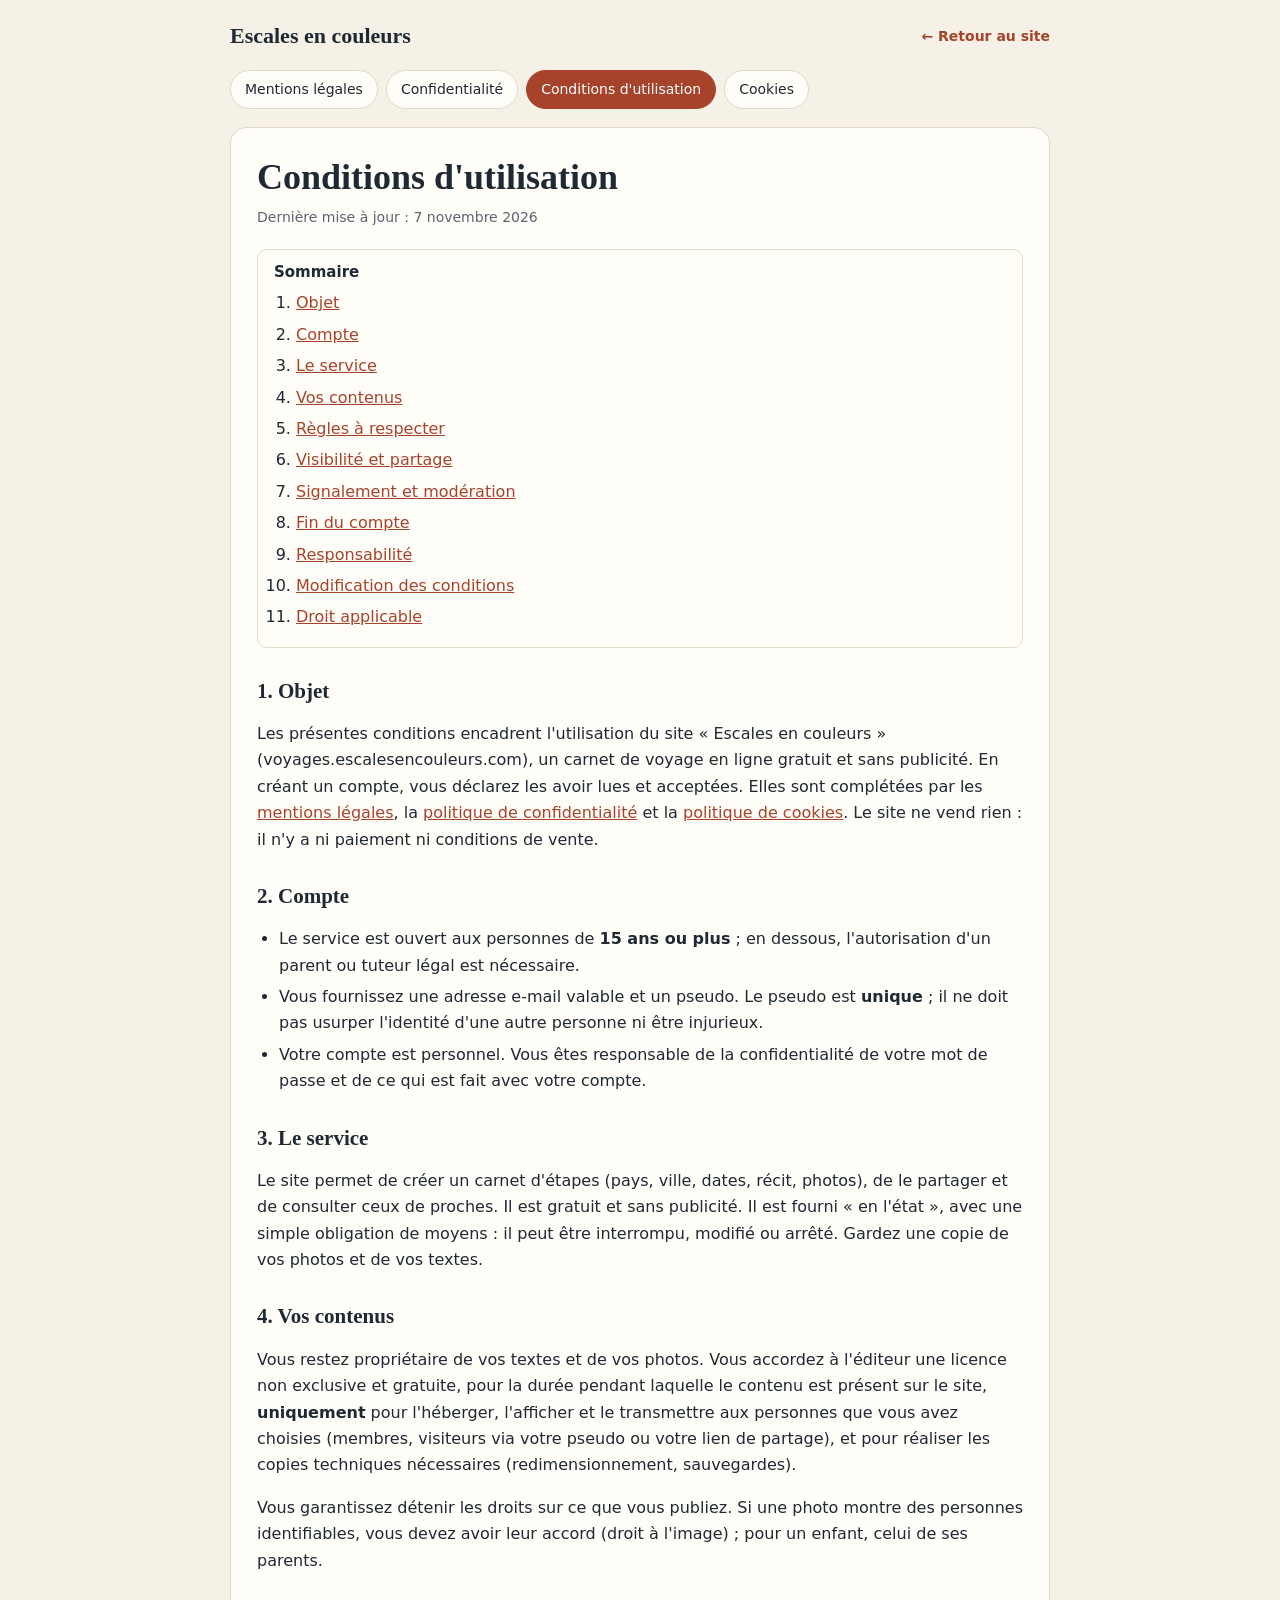
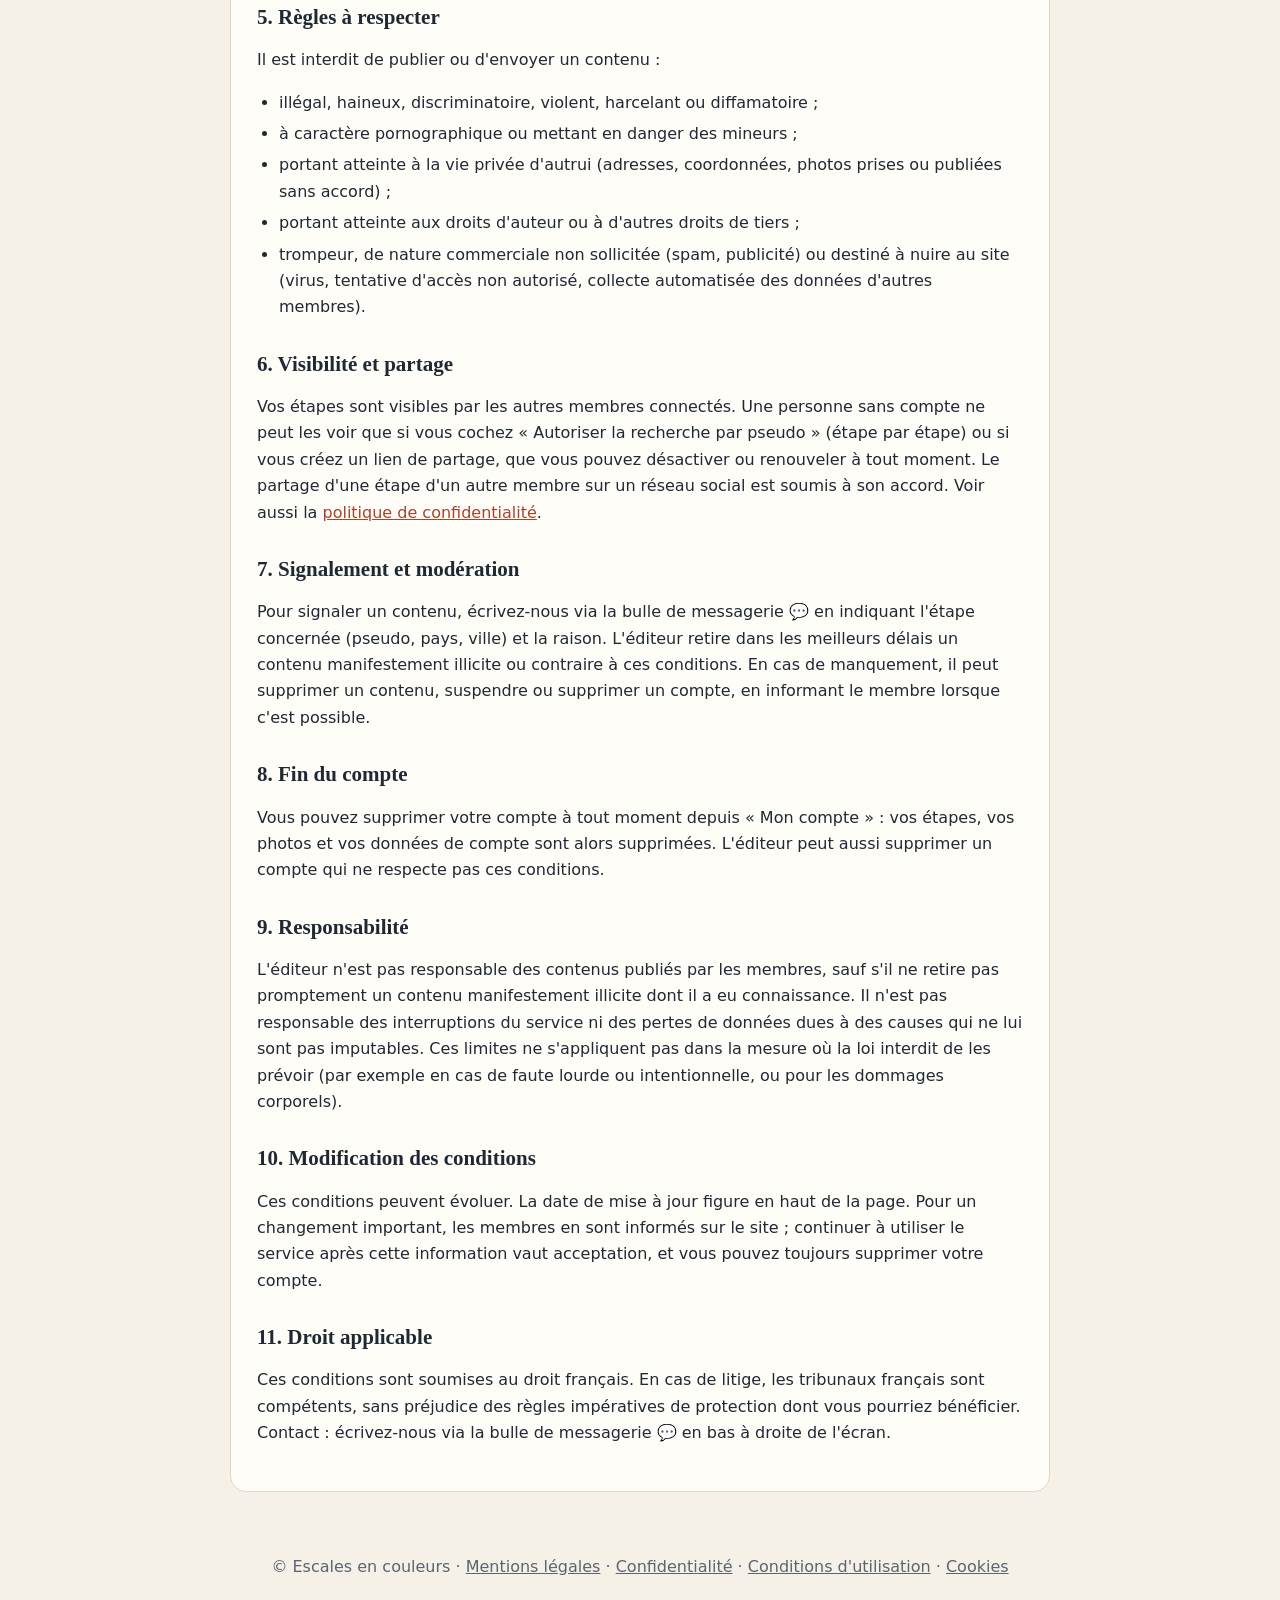
<file: conditions.html>
<!DOCTYPE html>
<html lang="fr">
<head>
<meta charset="utf-8">
<meta name="viewport" content="width=device-width, initial-scale=1">
<title>Conditions d'utilisation — Escales en couleurs</title>
<meta name="description" content="Conditions d&#x27;utilisation du carnet de voyage en ligne Escales en couleurs : compte, contenus, règles, signalement.">
<meta name="robots" content="index, follow">
<link rel="icon" href="data:,">
<style>
:root{--bg:#f6f1e7;--card:#fffdf8;--ink:#1f2933;--soft:#5b6470;--line:#e1d8c6;--accent:#a8432b}
@media (prefers-color-scheme:dark){:root{--bg:#161d23;--card:#1e262d;--ink:#eee7d8;--soft:#aab2bb;--line:#33404a;--accent:#e58a72}}
*{box-sizing:border-box}
body{margin:0;background:var(--bg);color:var(--ink);font-family:system-ui,-apple-system,"Segoe UI",Roboto,Helvetica,Arial,sans-serif;line-height:1.65}
.top{display:flex;justify-content:space-between;align-items:center;gap:12px;flex-wrap:wrap;max-width:860px;margin:0 auto;padding:18px 20px 10px}
.brand{font-family:Georgia,"Times New Roman",serif;font-weight:bold;font-size:22px;color:var(--ink);text-decoration:none}
.back{color:var(--accent);text-decoration:none;font-size:14px;font-weight:600}
.docnav{max-width:860px;margin:0 auto;padding:6px 20px 12px;display:flex;flex-wrap:wrap;gap:8px}
.docnav a{padding:7px 14px;border:1px solid var(--line);border-radius:999px;color:var(--ink);text-decoration:none;font-size:14px;background:var(--card)}
.docnav a[aria-current="page"]{background:var(--accent);border-color:var(--accent);color:#fff}
main{max-width:860px;margin:0 auto;padding:6px 20px 36px}
article{background:var(--card);border:1px solid var(--line);border-radius:16px;padding:28px 26px}
h1{font-family:Georgia,"Times New Roman",serif;font-size:clamp(26px,5vw,36px);margin:0 0 6px;line-height:1.2}
.updated{color:var(--soft);font-size:14px;margin:0 0 20px}
h2{font-family:Georgia,"Times New Roman",serif;font-size:21px;margin:30px 0 8px;line-height:1.3}
h3{font-size:16px;margin:18px 0 4px}
p,li{font-size:16px} ul,ol{padding-left:22px} li{margin:5px 0}
a{color:var(--accent)}
.toc{border:1px solid var(--line);border-radius:10px;padding:10px 16px;margin:0 0 6px;font-size:15px}
.toc ol{margin:6px 0}
.tablewrap{overflow-x:auto;margin:12px 0}
table{border-collapse:collapse;width:100%;min-width:600px;font-size:14.5px}
th,td{border:1px solid var(--line);padding:9px 10px;text-align:left;vertical-align:top}
th{background:rgba(168,67,43,.09)}
code{background:rgba(127,127,127,.15);padding:1px 6px;border-radius:5px;font-size:14px}
.note{border-left:4px solid var(--accent);background:rgba(168,67,43,.08);padding:10px 14px;border-radius:0 8px 8px 0;margin:14px 0}
footer{max-width:860px;margin:0 auto;padding:10px 20px 40px;text-align:center;color:var(--soft);font-size:14px}
footer a{color:var(--soft)}
@media (max-width:600px){article{padding:20px 16px}}
</style>
</head>
<body>
<header class="top"><a class="brand" href="/">Escales en couleurs</a><a class="back" href="/">← Retour au site</a></header>
<nav class="docnav" aria-label="Informations légales"><a href="/mentions-legales">Mentions légales</a><a href="/confidentialite">Confidentialité</a><a href="/conditions" aria-current="page">Conditions d'utilisation</a><a href="/cookies">Cookies</a></nav>
<main>
<article>
<h1>Conditions d'utilisation</h1>
<p class="updated">Dernière mise à jour : 7 novembre 2026</p>

<div class="toc"><strong>Sommaire</strong><ol>
<li><a href="#objet">Objet</a></li><li><a href="#compte">Compte</a></li><li><a href="#service">Le service</a></li><li><a href="#contenus">Vos contenus</a></li>
<li><a href="#regles">Règles à respecter</a></li><li><a href="#visibilite">Visibilité et partage</a></li><li><a href="#signalement">Signalement et modération</a></li>
<li><a href="#fin">Fin du compte</a></li><li><a href="#responsabilite">Responsabilité</a></li><li><a href="#modifs">Modification des conditions</a></li><li><a href="#droit">Droit applicable</a></li></ol></div>
<h2 id="objet">1. Objet</h2>
<p>Les présentes conditions encadrent l'utilisation du site « Escales en couleurs » (voyages.escalesencouleurs.com), un carnet de voyage en ligne gratuit et sans publicité. En créant un compte, vous déclarez les avoir lues et acceptées. Elles sont complétées par les <a href="/mentions-legales">mentions légales</a>, la <a href="/confidentialite">politique de confidentialité</a> et la <a href="/cookies">politique de cookies</a>. Le site ne vend rien : il n'y a ni paiement ni conditions de vente.</p>
<h2 id="compte">2. Compte</h2>
<ul>
<li>Le service est ouvert aux personnes de <strong>15 ans ou plus</strong> ; en dessous, l'autorisation d'un parent ou tuteur légal est nécessaire.</li>
<li>Vous fournissez une adresse e-mail valable et un pseudo. Le pseudo est <strong>unique</strong> ; il ne doit pas usurper l'identité d'une autre personne ni être injurieux.</li>
<li>Votre compte est personnel. Vous êtes responsable de la confidentialité de votre mot de passe et de ce qui est fait avec votre compte.</li>
</ul>
<h2 id="service">3. Le service</h2>
<p>Le site permet de créer un carnet d'étapes (pays, ville, dates, récit, photos), de le partager et de consulter ceux de proches. Il est gratuit et sans publicité. Il est fourni « en l'état », avec une simple obligation de moyens : il peut être interrompu, modifié ou arrêté. Gardez une copie de vos photos et de vos textes.</p>
<h2 id="contenus">4. Vos contenus</h2>
<p>Vous restez propriétaire de vos textes et de vos photos. Vous accordez à l'éditeur une licence non exclusive et gratuite, pour la durée pendant laquelle le contenu est présent sur le site, <strong>uniquement</strong> pour l'héberger, l'afficher et le transmettre aux personnes que vous avez choisies (membres, visiteurs via votre pseudo ou votre lien de partage), et pour réaliser les copies techniques nécessaires (redimensionnement, sauvegardes).</p>
<p>Vous garantissez détenir les droits sur ce que vous publiez. Si une photo montre des personnes identifiables, vous devez avoir leur accord (droit à l'image) ; pour un enfant, celui de ses parents.</p>
<h2 id="regles">5. Règles à respecter</h2>
<p>Il est interdit de publier ou d'envoyer un contenu :</p>
<ul>
<li>illégal, haineux, discriminatoire, violent, harcelant ou diffamatoire ;</li>
<li>à caractère pornographique ou mettant en danger des mineurs ;</li>
<li>portant atteinte à la vie privée d'autrui (adresses, coordonnées, photos prises ou publiées sans accord) ;</li>
<li>portant atteinte aux droits d'auteur ou à d'autres droits de tiers ;</li>
<li>trompeur, de nature commerciale non sollicitée (spam, publicité) ou destiné à nuire au site (virus, tentative d'accès non autorisé, collecte automatisée des données d'autres membres).</li>
</ul>
<h2 id="visibilite">6. Visibilité et partage</h2>
<p>Vos étapes sont visibles par les autres membres connectés. Une personne sans compte ne peut les voir que si vous cochez « Autoriser la recherche par pseudo » (étape par étape) ou si vous créez un lien de partage, que vous pouvez désactiver ou renouveler à tout moment. Le partage d'une étape d'un autre membre sur un réseau social est soumis à son accord. Voir aussi la <a href="/confidentialite#public">politique de confidentialité</a>.</p>
<h2 id="signalement">7. Signalement et modération</h2>
<p>Pour signaler un contenu, écrivez-nous via la bulle de messagerie 💬 en indiquant l'étape concernée (pseudo, pays, ville) et la raison. L'éditeur retire dans les meilleurs délais un contenu manifestement illicite ou contraire à ces conditions. En cas de manquement, il peut supprimer un contenu, suspendre ou supprimer un compte, en informant le membre lorsque c'est possible.</p>
<h2 id="fin">8. Fin du compte</h2>
<p>Vous pouvez supprimer votre compte à tout moment depuis « Mon compte » : vos étapes, vos photos et vos données de compte sont alors supprimées. L'éditeur peut aussi supprimer un compte qui ne respecte pas ces conditions.</p>
<h2 id="responsabilite">9. Responsabilité</h2>
<p>L'éditeur n'est pas responsable des contenus publiés par les membres, sauf s'il ne retire pas promptement un contenu manifestement illicite dont il a eu connaissance. Il n'est pas responsable des interruptions du service ni des pertes de données dues à des causes qui ne lui sont pas imputables. Ces limites ne s'appliquent pas dans la mesure où la loi interdit de les prévoir (par exemple en cas de faute lourde ou intentionnelle, ou pour les dommages corporels).</p>
<h2 id="modifs">10. Modification des conditions</h2>
<p>Ces conditions peuvent évoluer. La date de mise à jour figure en haut de la page. Pour un changement important, les membres en sont informés sur le site ; continuer à utiliser le service après cette information vaut acceptation, et vous pouvez toujours supprimer votre compte.</p>
<h2 id="droit">11. Droit applicable</h2>
<p>Ces conditions sont soumises au droit français. En cas de litige, les tribunaux français sont compétents, sans préjudice des règles impératives de protection dont vous pourriez bénéficier. Contact : écrivez-nous via la bulle de messagerie 💬 en bas à droite de l'écran.</p>

</article>
</main>
<footer><p>© Escales en couleurs · <a href="/mentions-legales">Mentions légales</a> · <a href="/confidentialite">Confidentialité</a> · <a href="/conditions">Conditions d'utilisation</a> · <a href="/cookies">Cookies</a></p></footer>
</body>
</html>
</file>
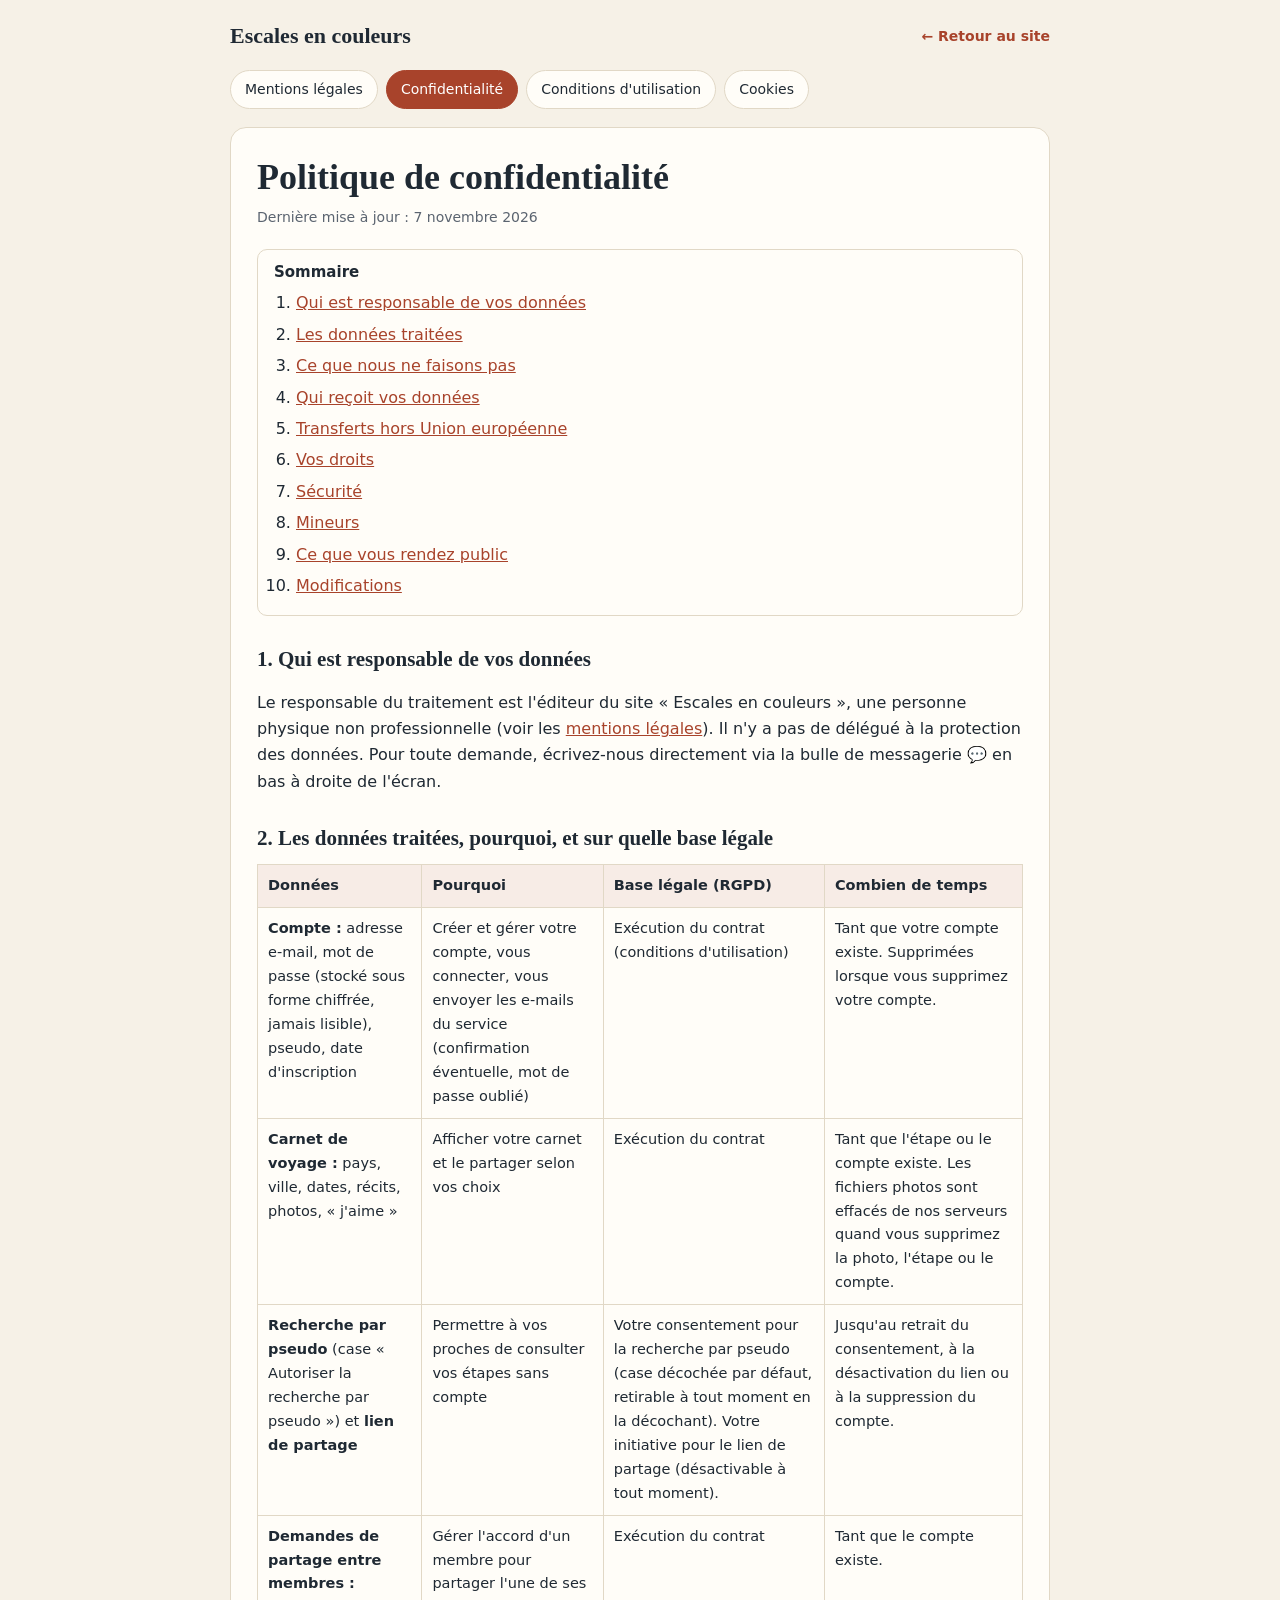
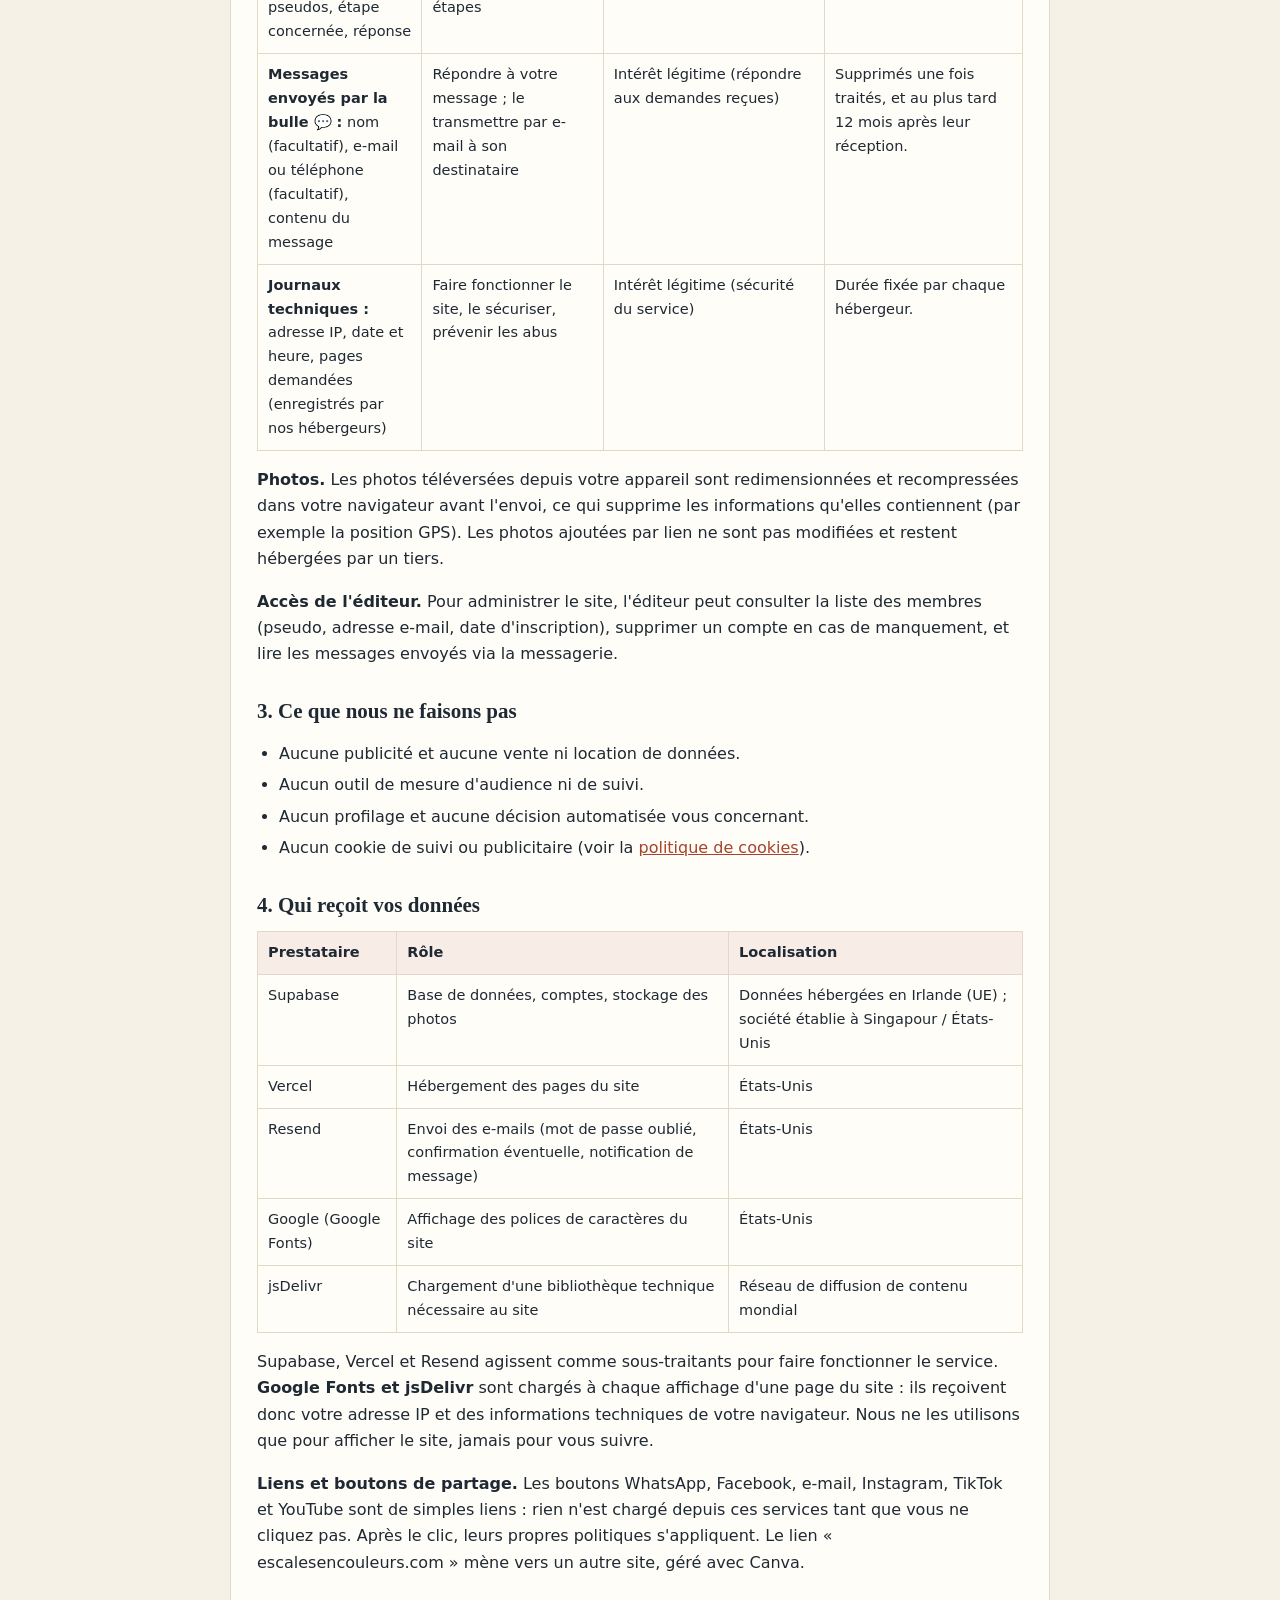
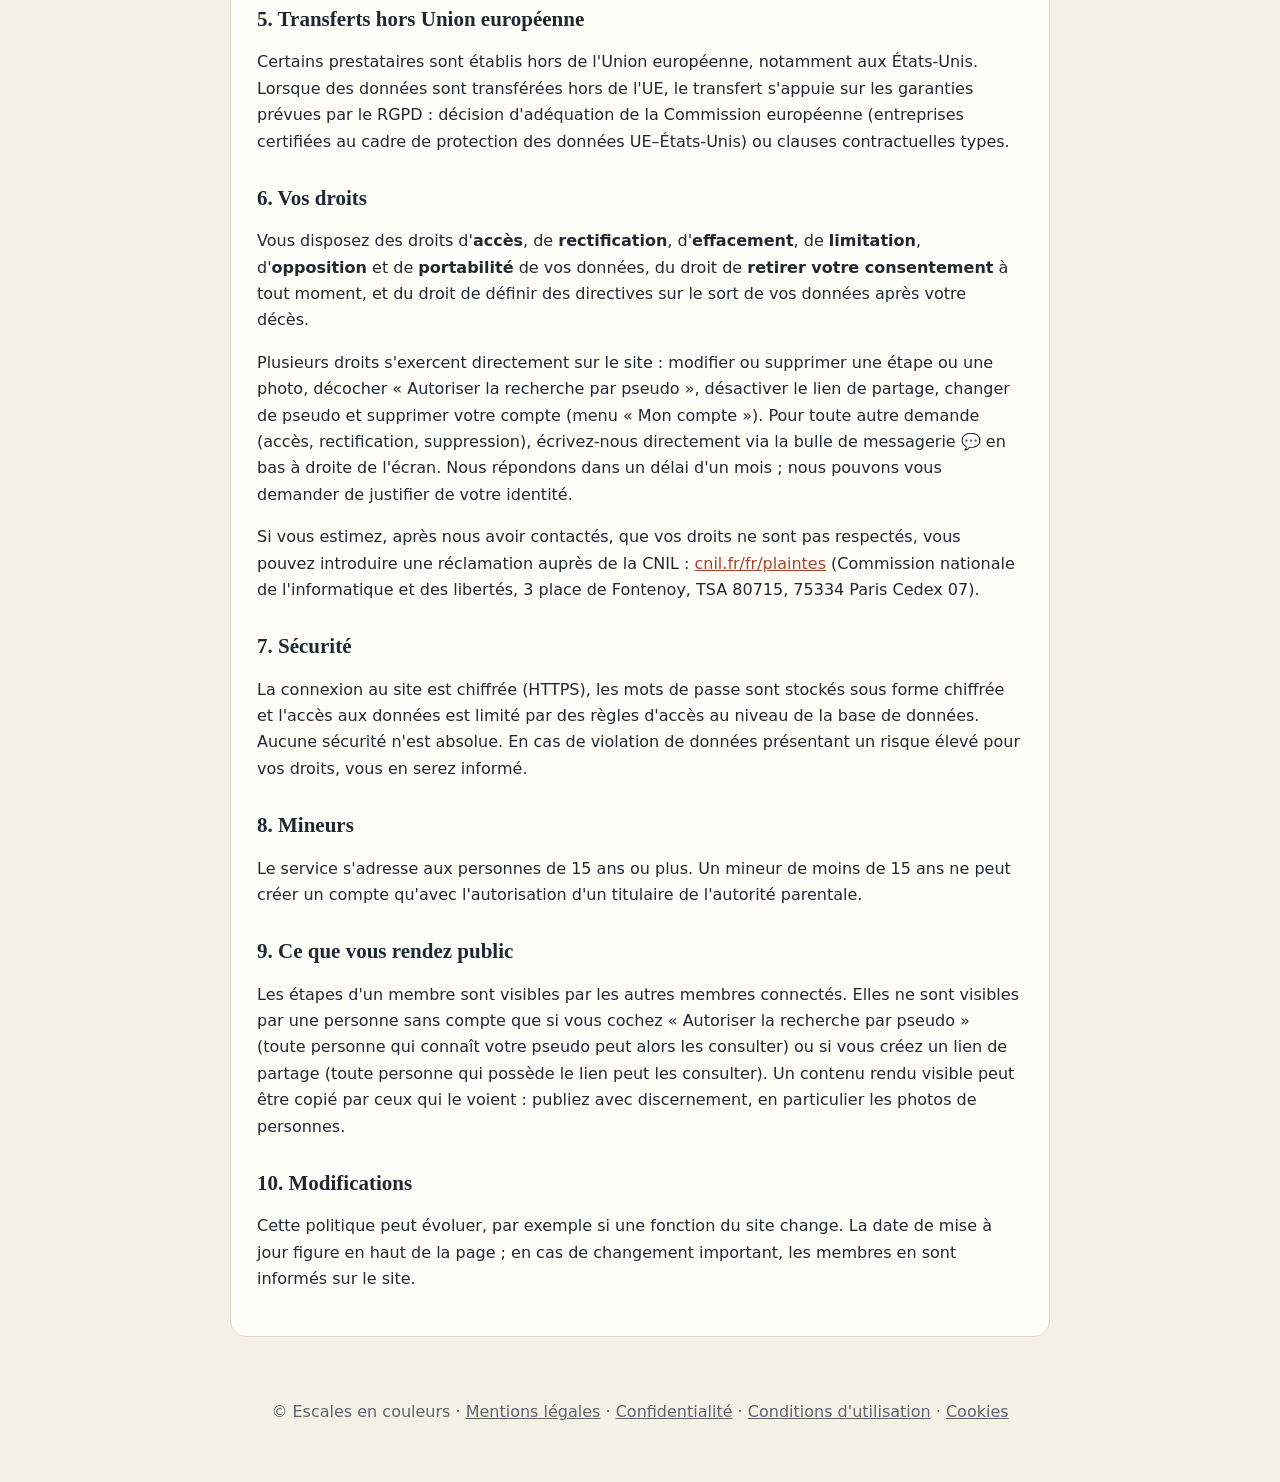
<file: confidentialite.html>
<!DOCTYPE html>
<html lang="fr">
<head>
<meta charset="utf-8">
<meta name="viewport" content="width=device-width, initial-scale=1">
<title>Politique de confidentialité — Escales en couleurs</title>
<meta name="description" content="Quelles données personnelles Escales en couleurs traite, pourquoi, pendant combien de temps, et comment exercer vos droits.">
<meta name="robots" content="index, follow">
<link rel="icon" href="data:,">
<style>
:root{--bg:#f6f1e7;--card:#fffdf8;--ink:#1f2933;--soft:#5b6470;--line:#e1d8c6;--accent:#a8432b}
@media (prefers-color-scheme:dark){:root{--bg:#161d23;--card:#1e262d;--ink:#eee7d8;--soft:#aab2bb;--line:#33404a;--accent:#e58a72}}
*{box-sizing:border-box}
body{margin:0;background:var(--bg);color:var(--ink);font-family:system-ui,-apple-system,"Segoe UI",Roboto,Helvetica,Arial,sans-serif;line-height:1.65}
.top{display:flex;justify-content:space-between;align-items:center;gap:12px;flex-wrap:wrap;max-width:860px;margin:0 auto;padding:18px 20px 10px}
.brand{font-family:Georgia,"Times New Roman",serif;font-weight:bold;font-size:22px;color:var(--ink);text-decoration:none}
.back{color:var(--accent);text-decoration:none;font-size:14px;font-weight:600}
.docnav{max-width:860px;margin:0 auto;padding:6px 20px 12px;display:flex;flex-wrap:wrap;gap:8px}
.docnav a{padding:7px 14px;border:1px solid var(--line);border-radius:999px;color:var(--ink);text-decoration:none;font-size:14px;background:var(--card)}
.docnav a[aria-current="page"]{background:var(--accent);border-color:var(--accent);color:#fff}
main{max-width:860px;margin:0 auto;padding:6px 20px 36px}
article{background:var(--card);border:1px solid var(--line);border-radius:16px;padding:28px 26px}
h1{font-family:Georgia,"Times New Roman",serif;font-size:clamp(26px,5vw,36px);margin:0 0 6px;line-height:1.2}
.updated{color:var(--soft);font-size:14px;margin:0 0 20px}
h2{font-family:Georgia,"Times New Roman",serif;font-size:21px;margin:30px 0 8px;line-height:1.3}
h3{font-size:16px;margin:18px 0 4px}
p,li{font-size:16px} ul,ol{padding-left:22px} li{margin:5px 0}
a{color:var(--accent)}
.toc{border:1px solid var(--line);border-radius:10px;padding:10px 16px;margin:0 0 6px;font-size:15px}
.toc ol{margin:6px 0}
.tablewrap{overflow-x:auto;margin:12px 0}
table{border-collapse:collapse;width:100%;min-width:600px;font-size:14.5px}
th,td{border:1px solid var(--line);padding:9px 10px;text-align:left;vertical-align:top}
th{background:rgba(168,67,43,.09)}
code{background:rgba(127,127,127,.15);padding:1px 6px;border-radius:5px;font-size:14px}
.note{border-left:4px solid var(--accent);background:rgba(168,67,43,.08);padding:10px 14px;border-radius:0 8px 8px 0;margin:14px 0}
footer{max-width:860px;margin:0 auto;padding:10px 20px 40px;text-align:center;color:var(--soft);font-size:14px}
footer a{color:var(--soft)}
@media (max-width:600px){article{padding:20px 16px}}
</style>
</head>
<body>
<header class="top"><a class="brand" href="/">Escales en couleurs</a><a class="back" href="/">← Retour au site</a></header>
<nav class="docnav" aria-label="Informations légales"><a href="/mentions-legales">Mentions légales</a><a href="/confidentialite" aria-current="page">Confidentialité</a><a href="/conditions">Conditions d'utilisation</a><a href="/cookies">Cookies</a></nav>
<main>
<article>
<h1>Politique de confidentialité</h1>
<p class="updated">Dernière mise à jour : 7 novembre 2026</p>

<div class="toc"><strong>Sommaire</strong><ol>
<li><a href="#responsable">Qui est responsable de vos données</a></li><li><a href="#donnees">Les données traitées</a></li><li><a href="#jamais">Ce que nous ne faisons pas</a></li>
<li><a href="#destinataires">Qui reçoit vos données</a></li><li><a href="#transferts">Transferts hors Union européenne</a></li><li><a href="#droits">Vos droits</a></li>
<li><a href="#securite">Sécurité</a></li><li><a href="#mineurs">Mineurs</a></li><li><a href="#public">Ce que vous rendez public</a></li><li><a href="#modifs">Modifications</a></li></ol></div>
<h2 id="responsable">1. Qui est responsable de vos données</h2>
<p>Le responsable du traitement est l'éditeur du site « Escales en couleurs », une personne physique non professionnelle (voir les <a href="/mentions-legales">mentions légales</a>). Il n'y a pas de délégué à la protection des données. Pour toute demande, écrivez-nous directement via la bulle de messagerie 💬 en bas à droite de l'écran.</p>
<h2 id="donnees">2. Les données traitées, pourquoi, et sur quelle base légale</h2>
<div class="tablewrap"><table>
<tr><th>Données</th><th>Pourquoi</th><th>Base légale (RGPD)</th><th>Combien de temps</th></tr>
<tr><td><strong>Compte :</strong> adresse e-mail, mot de passe (stocké sous forme chiffrée, jamais lisible), pseudo, date d'inscription</td><td>Créer et gérer votre compte, vous connecter, vous envoyer les e-mails du service (confirmation éventuelle, mot de passe oublié)</td><td>Exécution du contrat (conditions d'utilisation)</td><td>Tant que votre compte existe. Supprimées lorsque vous supprimez votre compte.</td></tr>
<tr><td><strong>Carnet de voyage :</strong> pays, ville, dates, récits, photos, « j'aime »</td><td>Afficher votre carnet et le partager selon vos choix</td><td>Exécution du contrat</td><td>Tant que l'étape ou le compte existe. Les fichiers photos sont effacés de nos serveurs quand vous supprimez la photo, l'étape ou le compte.</td></tr>
<tr><td><strong>Recherche par pseudo</strong> (case « Autoriser la recherche par pseudo ») et <strong>lien de partage</strong></td><td>Permettre à vos proches de consulter vos étapes sans compte</td><td>Votre consentement pour la recherche par pseudo (case décochée par défaut, retirable à tout moment en la décochant). Votre initiative pour le lien de partage (désactivable à tout moment).</td><td>Jusqu'au retrait du consentement, à la désactivation du lien ou à la suppression du compte.</td></tr>
<tr><td><strong>Demandes de partage entre membres :</strong> pseudos, étape concernée, réponse</td><td>Gérer l'accord d'un membre pour partager l'une de ses étapes</td><td>Exécution du contrat</td><td>Tant que le compte existe.</td></tr>
<tr><td><strong>Messages envoyés par la bulle 💬 :</strong> nom (facultatif), e-mail ou téléphone (facultatif), contenu du message</td><td>Répondre à votre message ; le transmettre par e-mail à son destinataire</td><td>Intérêt légitime (répondre aux demandes reçues)</td><td>Supprimés une fois traités, et au plus tard 12 mois après leur réception.</td></tr>
<tr><td><strong>Journaux techniques :</strong> adresse IP, date et heure, pages demandées (enregistrés par nos hébergeurs)</td><td>Faire fonctionner le site, le sécuriser, prévenir les abus</td><td>Intérêt légitime (sécurité du service)</td><td>Durée fixée par chaque hébergeur.</td></tr>
</table></div>
<p><strong>Photos.</strong> Les photos téléversées depuis votre appareil sont redimensionnées et recompressées dans votre navigateur avant l'envoi, ce qui supprime les informations qu'elles contiennent (par exemple la position GPS). Les photos ajoutées par lien ne sont pas modifiées et restent hébergées par un tiers.</p>
<p><strong>Accès de l'éditeur.</strong> Pour administrer le site, l'éditeur peut consulter la liste des membres (pseudo, adresse e-mail, date d'inscription), supprimer un compte en cas de manquement, et lire les messages envoyés via la messagerie.</p>
<h2 id="jamais">3. Ce que nous ne faisons pas</h2>
<ul><li>Aucune publicité et aucune vente ni location de données.</li><li>Aucun outil de mesure d'audience ni de suivi.</li><li>Aucun profilage et aucune décision automatisée vous concernant.</li><li>Aucun cookie de suivi ou publicitaire (voir la <a href="/cookies">politique de cookies</a>).</li></ul>
<h2 id="destinataires">4. Qui reçoit vos données</h2>
<div class="tablewrap"><table>
<tr><th>Prestataire</th><th>Rôle</th><th>Localisation</th></tr>
<tr><td>Supabase</td><td>Base de données, comptes, stockage des photos</td><td>Données hébergées en Irlande (UE) ; société établie à Singapour / États-Unis</td></tr>
<tr><td>Vercel</td><td>Hébergement des pages du site</td><td>États-Unis</td></tr>
<tr><td>Resend</td><td>Envoi des e-mails (mot de passe oublié, confirmation éventuelle, notification de message)</td><td>États-Unis</td></tr>
<tr><td>Google (Google Fonts)</td><td>Affichage des polices de caractères du site</td><td>États-Unis</td></tr>
<tr><td>jsDelivr</td><td>Chargement d'une bibliothèque technique nécessaire au site</td><td>Réseau de diffusion de contenu mondial</td></tr>
</table></div>
<p>Supabase, Vercel et Resend agissent comme sous-traitants pour faire fonctionner le service. <strong>Google Fonts et jsDelivr</strong> sont chargés à chaque affichage d'une page du site : ils reçoivent donc votre adresse IP et des informations techniques de votre navigateur. Nous ne les utilisons que pour afficher le site, jamais pour vous suivre.</p>
<p><strong>Liens et boutons de partage.</strong> Les boutons WhatsApp, Facebook, e-mail, Instagram, TikTok et YouTube sont de simples liens : rien n'est chargé depuis ces services tant que vous ne cliquez pas. Après le clic, leurs propres politiques s'appliquent. Le lien « escalesencouleurs.com » mène vers un autre site, géré avec Canva.</p>
<h2 id="transferts">5. Transferts hors Union européenne</h2>
<p>Certains prestataires sont établis hors de l'Union européenne, notamment aux États-Unis. Lorsque des données sont transférées hors de l'UE, le transfert s'appuie sur les garanties prévues par le RGPD : décision d'adéquation de la Commission européenne (entreprises certifiées au cadre de protection des données UE–États-Unis) ou clauses contractuelles types.</p>
<h2 id="droits">6. Vos droits</h2>
<p>Vous disposez des droits d'<strong>accès</strong>, de <strong>rectification</strong>, d'<strong>effacement</strong>, de <strong>limitation</strong>, d'<strong>opposition</strong> et de <strong>portabilité</strong> de vos données, du droit de <strong>retirer votre consentement</strong> à tout moment, et du droit de définir des directives sur le sort de vos données après votre décès.</p>
<p>Plusieurs droits s'exercent directement sur le site : modifier ou supprimer une étape ou une photo, décocher « Autoriser la recherche par pseudo », désactiver le lien de partage, changer de pseudo et supprimer votre compte (menu « Mon compte »). Pour toute autre demande (accès, rectification, suppression), écrivez-nous directement via la bulle de messagerie 💬 en bas à droite de l'écran. Nous répondons dans un délai d'un mois ; nous pouvons vous demander de justifier de votre identité.</p>
<p>Si vous estimez, après nous avoir contactés, que vos droits ne sont pas respectés, vous pouvez introduire une réclamation auprès de la CNIL : <a href="https://www.cnil.fr/fr/plaintes" rel="noopener">cnil.fr/fr/plaintes</a> (Commission nationale de l'informatique et des libertés, 3 place de Fontenoy, TSA 80715, 75334 Paris Cedex 07).</p>
<h2 id="securite">7. Sécurité</h2>
<p>La connexion au site est chiffrée (HTTPS), les mots de passe sont stockés sous forme chiffrée et l'accès aux données est limité par des règles d'accès au niveau de la base de données. Aucune sécurité n'est absolue. En cas de violation de données présentant un risque élevé pour vos droits, vous en serez informé.</p>
<h2 id="mineurs">8. Mineurs</h2>
<p>Le service s'adresse aux personnes de 15 ans ou plus. Un mineur de moins de 15 ans ne peut créer un compte qu'avec l'autorisation d'un titulaire de l'autorité parentale.</p>
<h2 id="public">9. Ce que vous rendez public</h2>
<p>Les étapes d'un membre sont visibles par les autres membres connectés. Elles ne sont visibles par une personne sans compte que si vous cochez « Autoriser la recherche par pseudo » (toute personne qui connaît votre pseudo peut alors les consulter) ou si vous créez un lien de partage (toute personne qui possède le lien peut les consulter). Un contenu rendu visible peut être copié par ceux qui le voient : publiez avec discernement, en particulier les photos de personnes.</p>
<h2 id="modifs">10. Modifications</h2>
<p>Cette politique peut évoluer, par exemple si une fonction du site change. La date de mise à jour figure en haut de la page ; en cas de changement important, les membres en sont informés sur le site.</p>

</article>
</main>
<footer><p>© Escales en couleurs · <a href="/mentions-legales">Mentions légales</a> · <a href="/confidentialite">Confidentialité</a> · <a href="/conditions">Conditions d'utilisation</a> · <a href="/cookies">Cookies</a></p></footer>
</body>
</html>
</file>
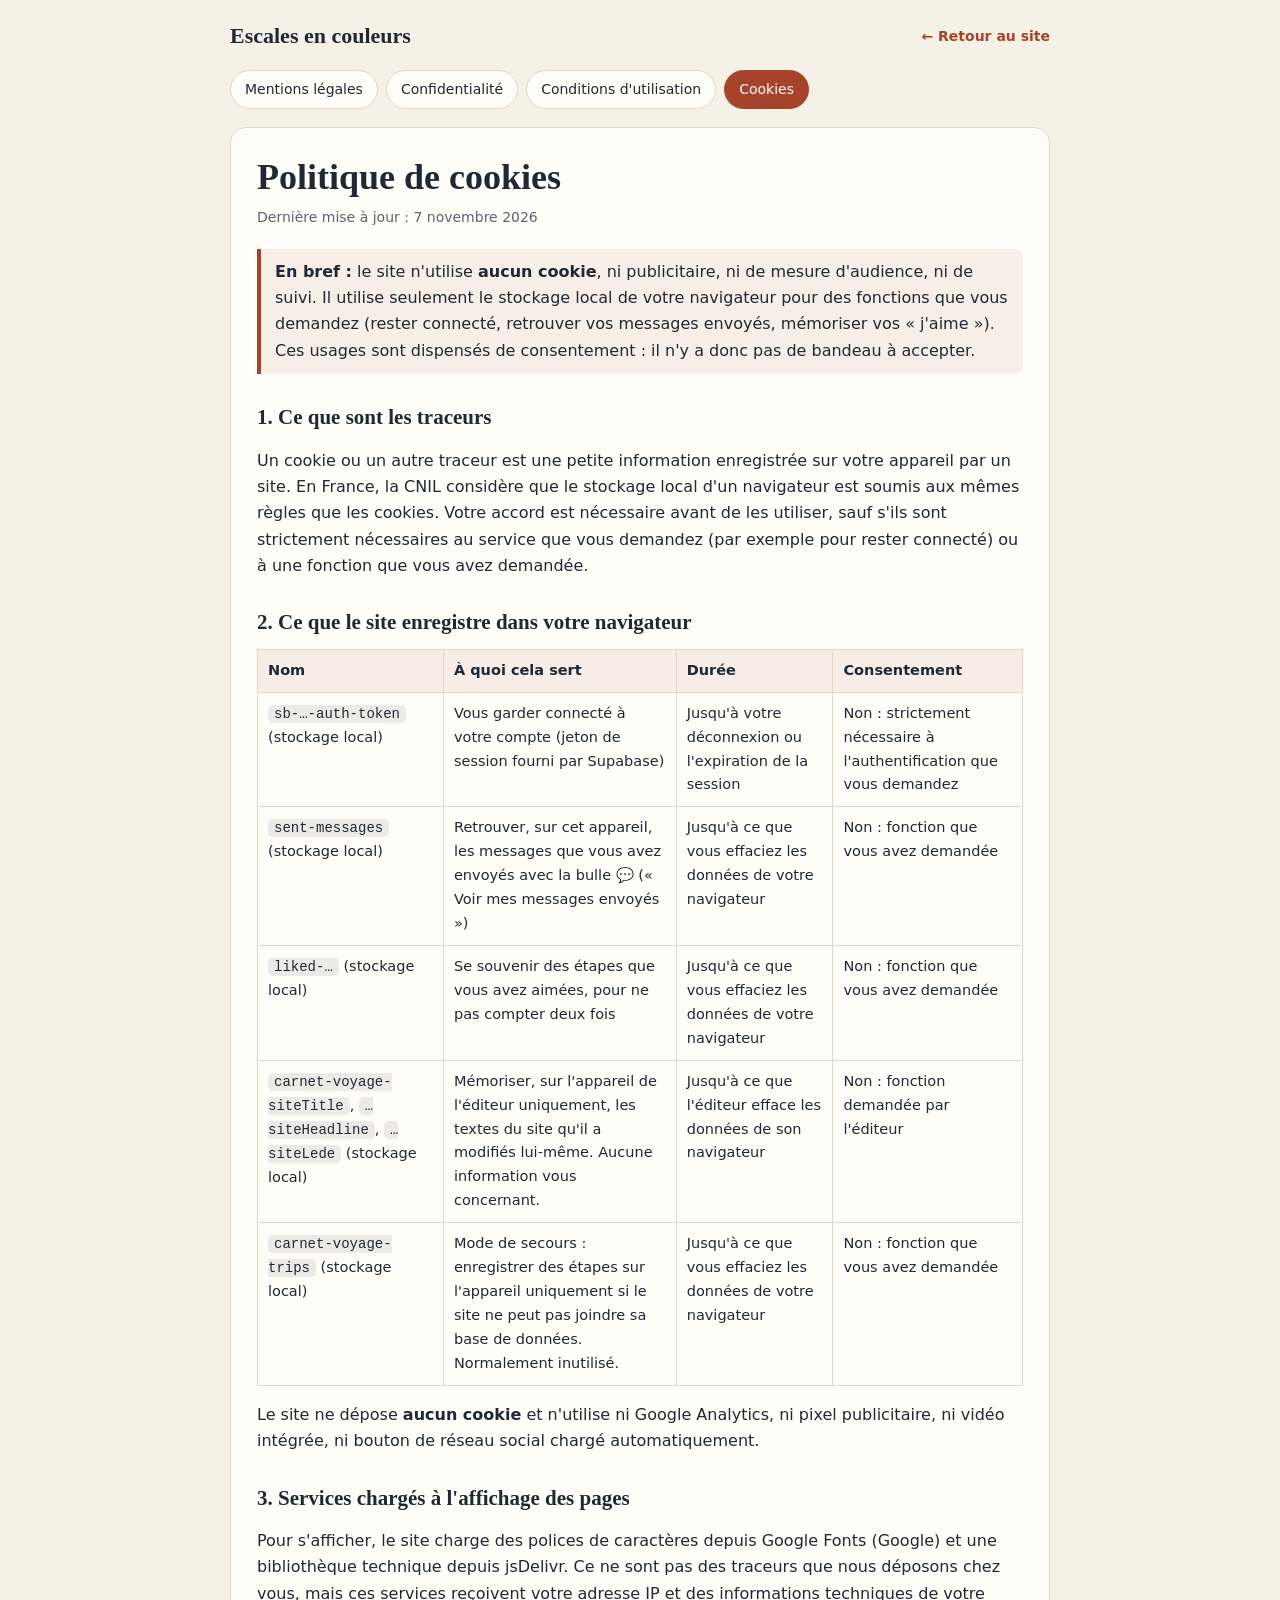
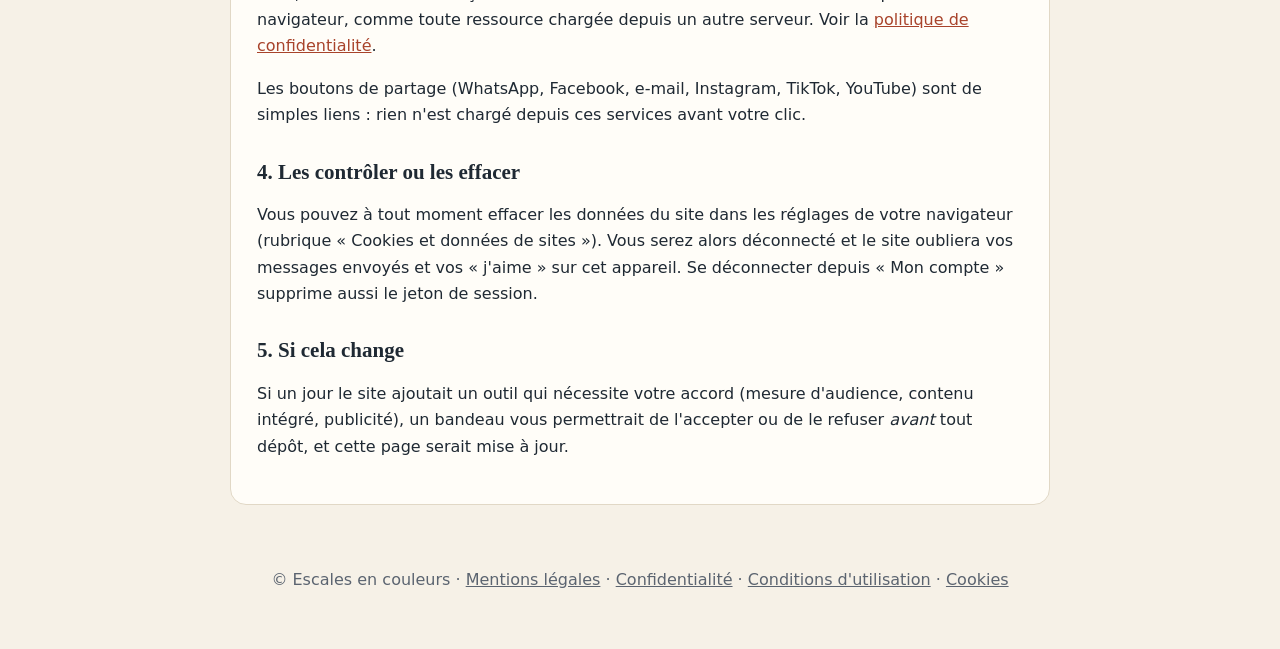
<file: cookies.html>
<!DOCTYPE html>
<html lang="fr">
<head>
<meta charset="utf-8">
<meta name="viewport" content="width=device-width, initial-scale=1">
<title>Politique de cookies — Escales en couleurs</title>
<meta name="description" content="Escales en couleurs n&#x27;utilise aucun cookie : détail du stockage local du navigateur et absence de consentement requis.">
<meta name="robots" content="index, follow">
<link rel="icon" href="data:,">
<style>
:root{--bg:#f6f1e7;--card:#fffdf8;--ink:#1f2933;--soft:#5b6470;--line:#e1d8c6;--accent:#a8432b}
@media (prefers-color-scheme:dark){:root{--bg:#161d23;--card:#1e262d;--ink:#eee7d8;--soft:#aab2bb;--line:#33404a;--accent:#e58a72}}
*{box-sizing:border-box}
body{margin:0;background:var(--bg);color:var(--ink);font-family:system-ui,-apple-system,"Segoe UI",Roboto,Helvetica,Arial,sans-serif;line-height:1.65}
.top{display:flex;justify-content:space-between;align-items:center;gap:12px;flex-wrap:wrap;max-width:860px;margin:0 auto;padding:18px 20px 10px}
.brand{font-family:Georgia,"Times New Roman",serif;font-weight:bold;font-size:22px;color:var(--ink);text-decoration:none}
.back{color:var(--accent);text-decoration:none;font-size:14px;font-weight:600}
.docnav{max-width:860px;margin:0 auto;padding:6px 20px 12px;display:flex;flex-wrap:wrap;gap:8px}
.docnav a{padding:7px 14px;border:1px solid var(--line);border-radius:999px;color:var(--ink);text-decoration:none;font-size:14px;background:var(--card)}
.docnav a[aria-current="page"]{background:var(--accent);border-color:var(--accent);color:#fff}
main{max-width:860px;margin:0 auto;padding:6px 20px 36px}
article{background:var(--card);border:1px solid var(--line);border-radius:16px;padding:28px 26px}
h1{font-family:Georgia,"Times New Roman",serif;font-size:clamp(26px,5vw,36px);margin:0 0 6px;line-height:1.2}
.updated{color:var(--soft);font-size:14px;margin:0 0 20px}
h2{font-family:Georgia,"Times New Roman",serif;font-size:21px;margin:30px 0 8px;line-height:1.3}
h3{font-size:16px;margin:18px 0 4px}
p,li{font-size:16px} ul,ol{padding-left:22px} li{margin:5px 0}
a{color:var(--accent)}
.toc{border:1px solid var(--line);border-radius:10px;padding:10px 16px;margin:0 0 6px;font-size:15px}
.toc ol{margin:6px 0}
.tablewrap{overflow-x:auto;margin:12px 0}
table{border-collapse:collapse;width:100%;min-width:600px;font-size:14.5px}
th,td{border:1px solid var(--line);padding:9px 10px;text-align:left;vertical-align:top}
th{background:rgba(168,67,43,.09)}
code{background:rgba(127,127,127,.15);padding:1px 6px;border-radius:5px;font-size:14px}
.note{border-left:4px solid var(--accent);background:rgba(168,67,43,.08);padding:10px 14px;border-radius:0 8px 8px 0;margin:14px 0}
footer{max-width:860px;margin:0 auto;padding:10px 20px 40px;text-align:center;color:var(--soft);font-size:14px}
footer a{color:var(--soft)}
@media (max-width:600px){article{padding:20px 16px}}
</style>
</head>
<body>
<header class="top"><a class="brand" href="/">Escales en couleurs</a><a class="back" href="/">← Retour au site</a></header>
<nav class="docnav" aria-label="Informations légales"><a href="/mentions-legales">Mentions légales</a><a href="/confidentialite">Confidentialité</a><a href="/conditions">Conditions d'utilisation</a><a href="/cookies" aria-current="page">Cookies</a></nav>
<main>
<article>
<h1>Politique de cookies</h1>
<p class="updated">Dernière mise à jour : 7 novembre 2026</p>

<div class="note"><strong>En bref :</strong> le site n'utilise <strong>aucun cookie</strong>, ni publicitaire, ni de mesure d'audience, ni de suivi. Il utilise seulement le stockage local de votre navigateur pour des fonctions que vous demandez (rester connecté, retrouver vos messages envoyés, mémoriser vos « j'aime »). Ces usages sont dispensés de consentement : il n'y a donc pas de bandeau à accepter.</div>
<h2 id="quoi">1. Ce que sont les traceurs</h2>
<p>Un cookie ou un autre traceur est une petite information enregistrée sur votre appareil par un site. En France, la CNIL considère que le stockage local d'un navigateur est soumis aux mêmes règles que les cookies. Votre accord est nécessaire avant de les utiliser, sauf s'ils sont strictement nécessaires au service que vous demandez (par exemple pour rester connecté) ou à une fonction que vous avez demandée.</p>
<h2 id="liste">2. Ce que le site enregistre dans votre navigateur</h2>
<div class="tablewrap"><table>
<tr><th>Nom</th><th>À quoi cela sert</th><th>Durée</th><th>Consentement</th></tr>
<tr><td><code>sb-…-auth-token</code> (stockage local)</td><td>Vous garder connecté à votre compte (jeton de session fourni par Supabase)</td><td>Jusqu'à votre déconnexion ou l'expiration de la session</td><td>Non : strictement nécessaire à l'authentification que vous demandez</td></tr>
<tr><td><code>sent-messages</code> (stockage local)</td><td>Retrouver, sur cet appareil, les messages que vous avez envoyés avec la bulle 💬 (« Voir mes messages envoyés »)</td><td>Jusqu'à ce que vous effaciez les données de votre navigateur</td><td>Non : fonction que vous avez demandée</td></tr>
<tr><td><code>liked-…</code> (stockage local)</td><td>Se souvenir des étapes que vous avez aimées, pour ne pas compter deux fois</td><td>Jusqu'à ce que vous effaciez les données de votre navigateur</td><td>Non : fonction que vous avez demandée</td></tr>
<tr><td><code>carnet-voyage-siteTitle</code>, <code>…siteHeadline</code>, <code>…siteLede</code> (stockage local)</td><td>Mémoriser, sur l'appareil de l'éditeur uniquement, les textes du site qu'il a modifiés lui-même. Aucune information vous concernant.</td><td>Jusqu'à ce que l'éditeur efface les données de son navigateur</td><td>Non : fonction demandée par l'éditeur</td></tr>
<tr><td><code>carnet-voyage-trips</code> (stockage local)</td><td>Mode de secours : enregistrer des étapes sur l'appareil uniquement si le site ne peut pas joindre sa base de données. Normalement inutilisé.</td><td>Jusqu'à ce que vous effaciez les données de votre navigateur</td><td>Non : fonction que vous avez demandée</td></tr>
</table></div>
<p>Le site ne dépose <strong>aucun cookie</strong> et n'utilise ni Google Analytics, ni pixel publicitaire, ni vidéo intégrée, ni bouton de réseau social chargé automatiquement.</p>
<h2 id="tiers">3. Services chargés à l'affichage des pages</h2>
<p>Pour s'afficher, le site charge des polices de caractères depuis Google Fonts (Google) et une bibliothèque technique depuis jsDelivr. Ce ne sont pas des traceurs que nous déposons chez vous, mais ces services reçoivent votre adresse IP et des informations techniques de votre navigateur, comme toute ressource chargée depuis un autre serveur. Voir la <a href="/confidentialite#destinataires">politique de confidentialité</a>.</p>
<p>Les boutons de partage (WhatsApp, Facebook, e-mail, Instagram, TikTok, YouTube) sont de simples liens : rien n'est chargé depuis ces services avant votre clic.</p>
<h2 id="gerer">4. Les contrôler ou les effacer</h2>
<p>Vous pouvez à tout moment effacer les données du site dans les réglages de votre navigateur (rubrique « Cookies et données de sites »). Vous serez alors déconnecté et le site oubliera vos messages envoyés et vos « j'aime » sur cet appareil. Se déconnecter depuis « Mon compte » supprime aussi le jeton de session.</p>
<h2 id="futur">5. Si cela change</h2>
<p>Si un jour le site ajoutait un outil qui nécessite votre accord (mesure d'audience, contenu intégré, publicité), un bandeau vous permettrait de l'accepter ou de le refuser <em>avant</em> tout dépôt, et cette page serait mise à jour.</p>

</article>
</main>
<footer><p>© Escales en couleurs · <a href="/mentions-legales">Mentions légales</a> · <a href="/confidentialite">Confidentialité</a> · <a href="/conditions">Conditions d'utilisation</a> · <a href="/cookies">Cookies</a></p></footer>
</body>
</html>
</file>
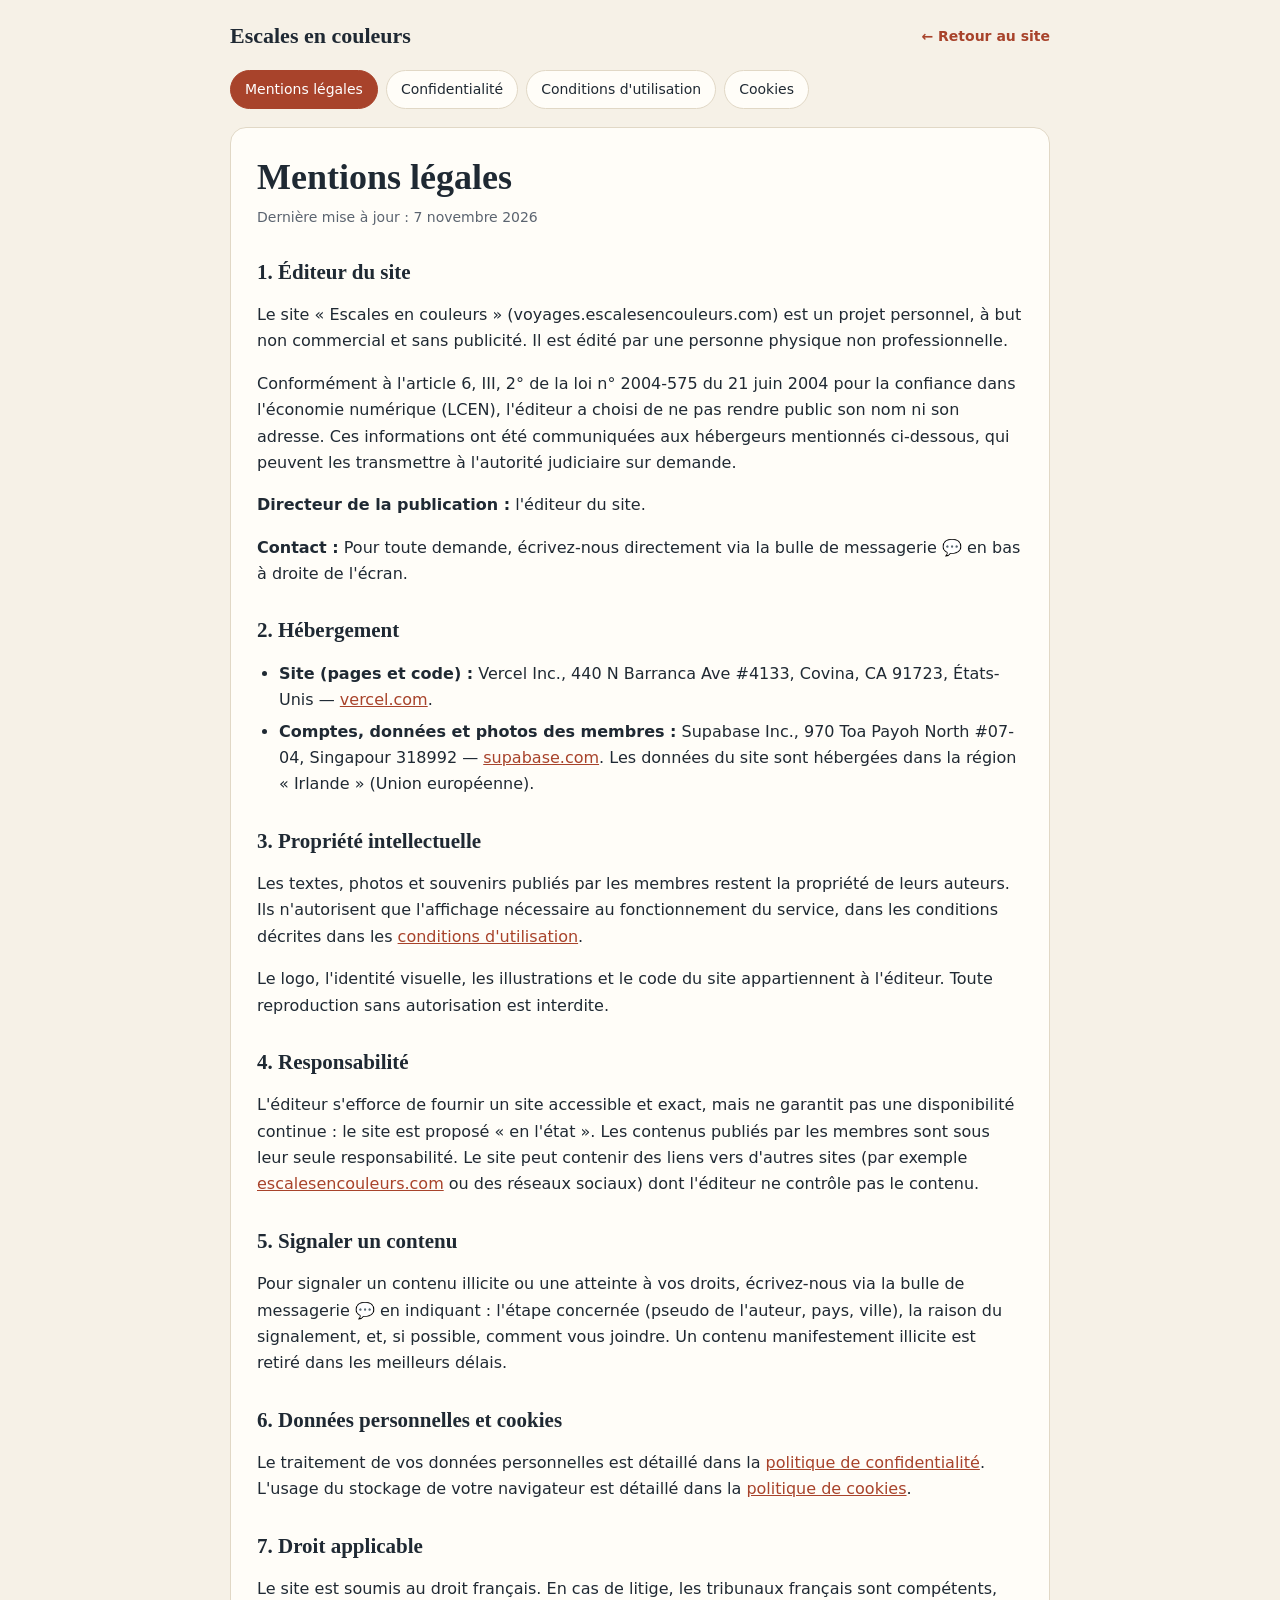
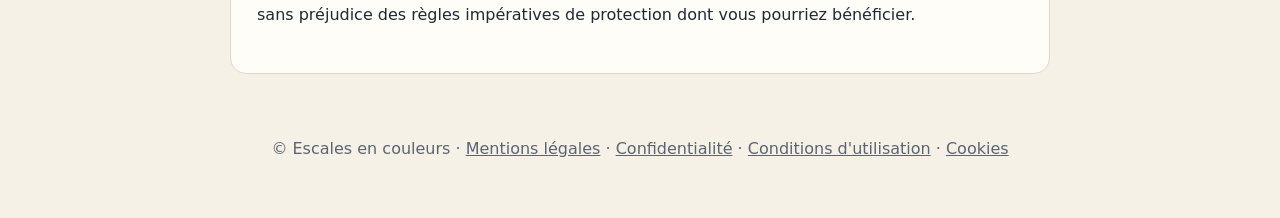
<file: mentions-legales.html>
<!DOCTYPE html>
<html lang="fr">
<head>
<meta charset="utf-8">
<meta name="viewport" content="width=device-width, initial-scale=1">
<title>Mentions légales — Escales en couleurs</title>
<meta name="description" content="Mentions légales du site Escales en couleurs : éditeur, hébergeurs, propriété intellectuelle, signalement de contenus.">
<meta name="robots" content="index, follow">
<link rel="icon" href="data:,">
<style>
:root{--bg:#f6f1e7;--card:#fffdf8;--ink:#1f2933;--soft:#5b6470;--line:#e1d8c6;--accent:#a8432b}
@media (prefers-color-scheme:dark){:root{--bg:#161d23;--card:#1e262d;--ink:#eee7d8;--soft:#aab2bb;--line:#33404a;--accent:#e58a72}}
*{box-sizing:border-box}
body{margin:0;background:var(--bg);color:var(--ink);font-family:system-ui,-apple-system,"Segoe UI",Roboto,Helvetica,Arial,sans-serif;line-height:1.65}
.top{display:flex;justify-content:space-between;align-items:center;gap:12px;flex-wrap:wrap;max-width:860px;margin:0 auto;padding:18px 20px 10px}
.brand{font-family:Georgia,"Times New Roman",serif;font-weight:bold;font-size:22px;color:var(--ink);text-decoration:none}
.back{color:var(--accent);text-decoration:none;font-size:14px;font-weight:600}
.docnav{max-width:860px;margin:0 auto;padding:6px 20px 12px;display:flex;flex-wrap:wrap;gap:8px}
.docnav a{padding:7px 14px;border:1px solid var(--line);border-radius:999px;color:var(--ink);text-decoration:none;font-size:14px;background:var(--card)}
.docnav a[aria-current="page"]{background:var(--accent);border-color:var(--accent);color:#fff}
main{max-width:860px;margin:0 auto;padding:6px 20px 36px}
article{background:var(--card);border:1px solid var(--line);border-radius:16px;padding:28px 26px}
h1{font-family:Georgia,"Times New Roman",serif;font-size:clamp(26px,5vw,36px);margin:0 0 6px;line-height:1.2}
.updated{color:var(--soft);font-size:14px;margin:0 0 20px}
h2{font-family:Georgia,"Times New Roman",serif;font-size:21px;margin:30px 0 8px;line-height:1.3}
h3{font-size:16px;margin:18px 0 4px}
p,li{font-size:16px} ul,ol{padding-left:22px} li{margin:5px 0}
a{color:var(--accent)}
.toc{border:1px solid var(--line);border-radius:10px;padding:10px 16px;margin:0 0 6px;font-size:15px}
.toc ol{margin:6px 0}
.tablewrap{overflow-x:auto;margin:12px 0}
table{border-collapse:collapse;width:100%;min-width:600px;font-size:14.5px}
th,td{border:1px solid var(--line);padding:9px 10px;text-align:left;vertical-align:top}
th{background:rgba(168,67,43,.09)}
code{background:rgba(127,127,127,.15);padding:1px 6px;border-radius:5px;font-size:14px}
.note{border-left:4px solid var(--accent);background:rgba(168,67,43,.08);padding:10px 14px;border-radius:0 8px 8px 0;margin:14px 0}
footer{max-width:860px;margin:0 auto;padding:10px 20px 40px;text-align:center;color:var(--soft);font-size:14px}
footer a{color:var(--soft)}
@media (max-width:600px){article{padding:20px 16px}}
</style>
</head>
<body>
<header class="top"><a class="brand" href="/">Escales en couleurs</a><a class="back" href="/">← Retour au site</a></header>
<nav class="docnav" aria-label="Informations légales"><a href="/mentions-legales" aria-current="page">Mentions légales</a><a href="/confidentialite">Confidentialité</a><a href="/conditions">Conditions d'utilisation</a><a href="/cookies">Cookies</a></nav>
<main>
<article>
<h1>Mentions légales</h1>
<p class="updated">Dernière mise à jour : 7 novembre 2026</p>

<h2 id="editeur">1. Éditeur du site</h2>
<p>Le site « Escales en couleurs » (voyages.escalesencouleurs.com) est un projet personnel, à but non commercial et sans publicité. Il est édité par une personne physique non professionnelle.</p>
<p>Conformément à l'article 6, III, 2° de la loi n° 2004-575 du 21 juin 2004 pour la confiance dans l'économie numérique (LCEN), l'éditeur a choisi de ne pas rendre public son nom ni son adresse. Ces informations ont été communiquées aux hébergeurs mentionnés ci-dessous, qui peuvent les transmettre à l'autorité judiciaire sur demande.</p>
<p><strong>Directeur de la publication :</strong> l'éditeur du site.</p>
<p><strong>Contact :</strong> Pour toute demande, écrivez-nous directement via la bulle de messagerie 💬 en bas à droite de l'écran.</p>
<h2 id="hebergement">2. Hébergement</h2>
<ul>
<li><strong>Site (pages et code) :</strong> Vercel Inc., 440 N Barranca Ave #4133, Covina, CA 91723, États-Unis — <a href="https://vercel.com" rel="noopener">vercel.com</a>.</li>
<li><strong>Comptes, données et photos des membres :</strong> Supabase Inc., 970 Toa Payoh North #07-04, Singapour 318992 — <a href="https://supabase.com" rel="noopener">supabase.com</a>. Les données du site sont hébergées dans la région « Irlande » (Union européenne).</li>
</ul>
<h2 id="propriete">3. Propriété intellectuelle</h2>
<p>Les textes, photos et souvenirs publiés par les membres restent la propriété de leurs auteurs. Ils n'autorisent que l'affichage nécessaire au fonctionnement du service, dans les conditions décrites dans les <a href="/conditions">conditions d'utilisation</a>.</p>
<p>Le logo, l'identité visuelle, les illustrations et le code du site appartiennent à l'éditeur. Toute reproduction sans autorisation est interdite.</p>
<h2 id="responsabilite">4. Responsabilité</h2>
<p>L'éditeur s'efforce de fournir un site accessible et exact, mais ne garantit pas une disponibilité continue : le site est proposé « en l'état ». Les contenus publiés par les membres sont sous leur seule responsabilité. Le site peut contenir des liens vers d'autres sites (par exemple <a href="https://escalesencouleurs.com" rel="noopener">escalesencouleurs.com</a> ou des réseaux sociaux) dont l'éditeur ne contrôle pas le contenu.</p>
<h2 id="signalement">5. Signaler un contenu</h2>
<p>Pour signaler un contenu illicite ou une atteinte à vos droits, écrivez-nous via la bulle de messagerie 💬 en indiquant : l'étape concernée (pseudo de l'auteur, pays, ville), la raison du signalement, et, si possible, comment vous joindre. Un contenu manifestement illicite est retiré dans les meilleurs délais.</p>
<h2 id="donnees">6. Données personnelles et cookies</h2>
<p>Le traitement de vos données personnelles est détaillé dans la <a href="/confidentialite">politique de confidentialité</a>. L'usage du stockage de votre navigateur est détaillé dans la <a href="/cookies">politique de cookies</a>.</p>
<h2 id="droit">7. Droit applicable</h2>
<p>Le site est soumis au droit français. En cas de litige, les tribunaux français sont compétents, sans préjudice des règles impératives de protection dont vous pourriez bénéficier.</p>

</article>
</main>
<footer><p>© Escales en couleurs · <a href="/mentions-legales">Mentions légales</a> · <a href="/confidentialite">Confidentialité</a> · <a href="/conditions">Conditions d'utilisation</a> · <a href="/cookies">Cookies</a></p></footer>
</body>
</html>
</file>
